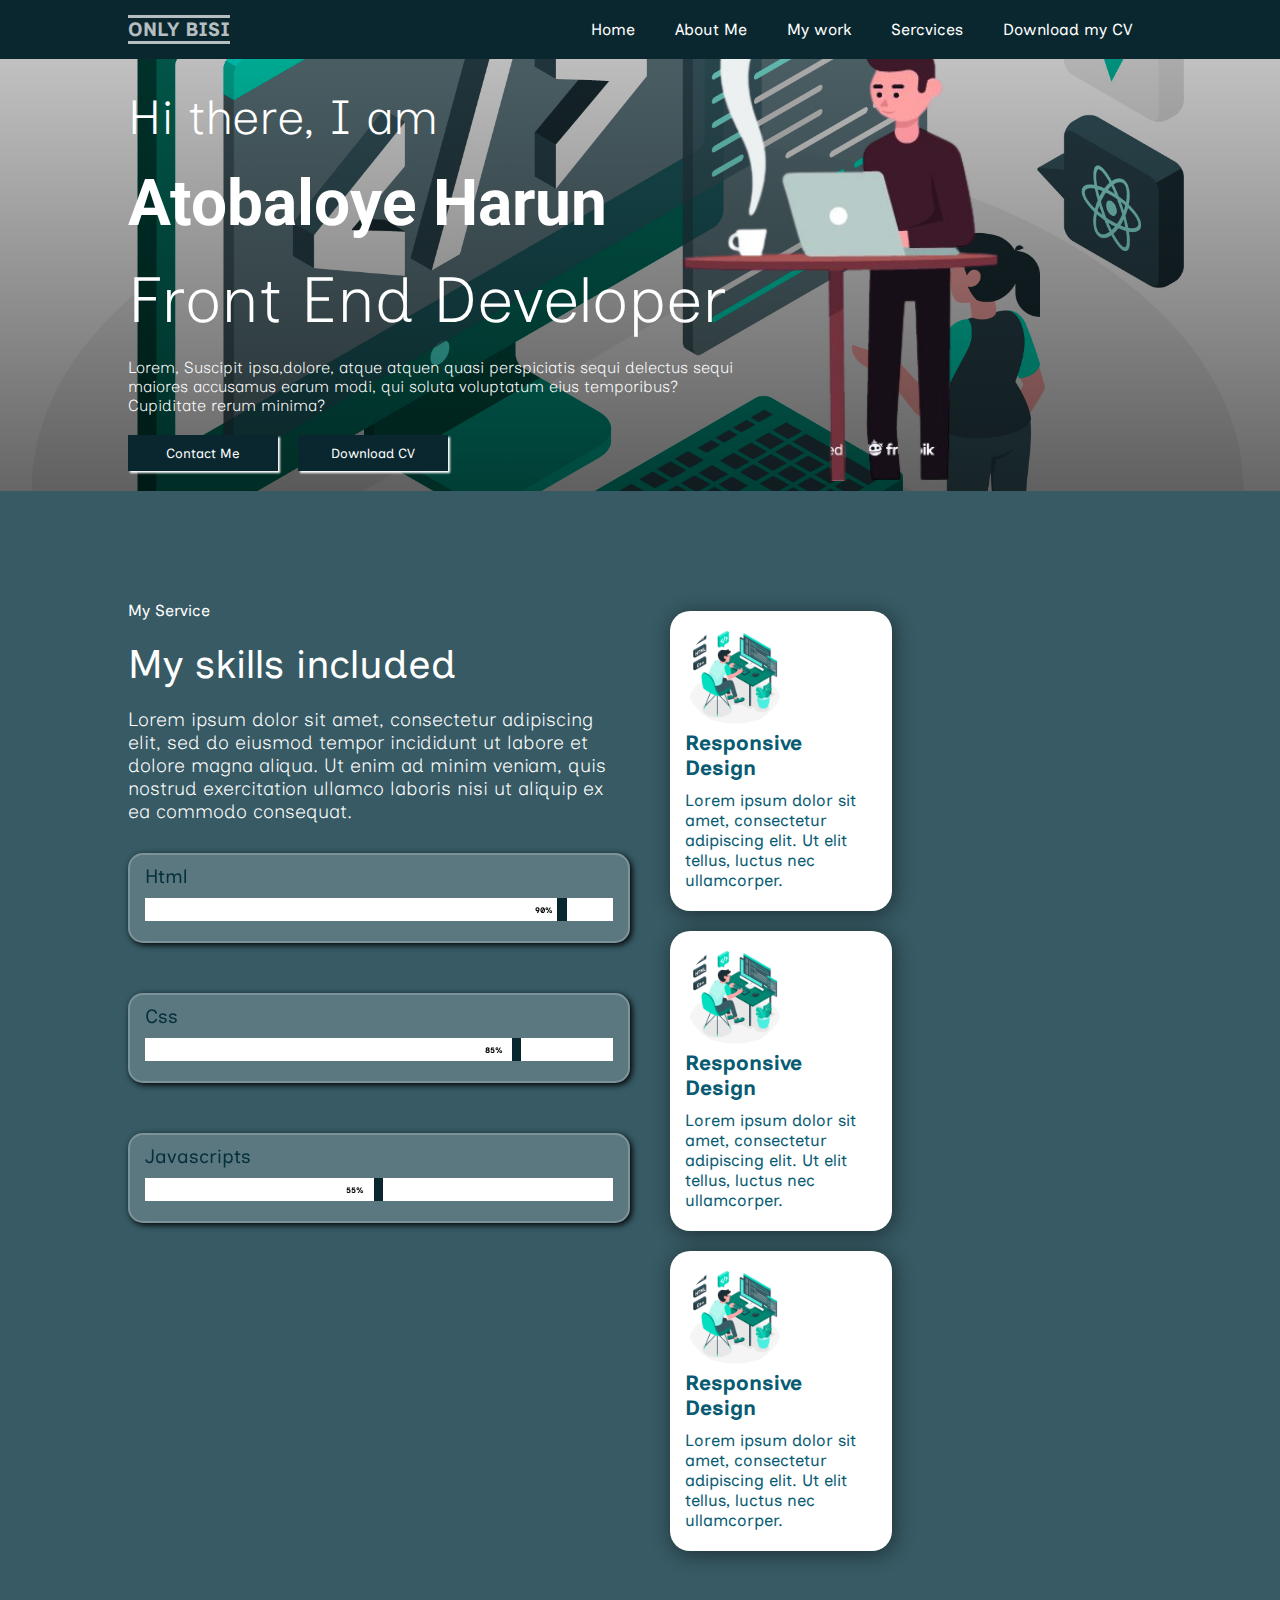
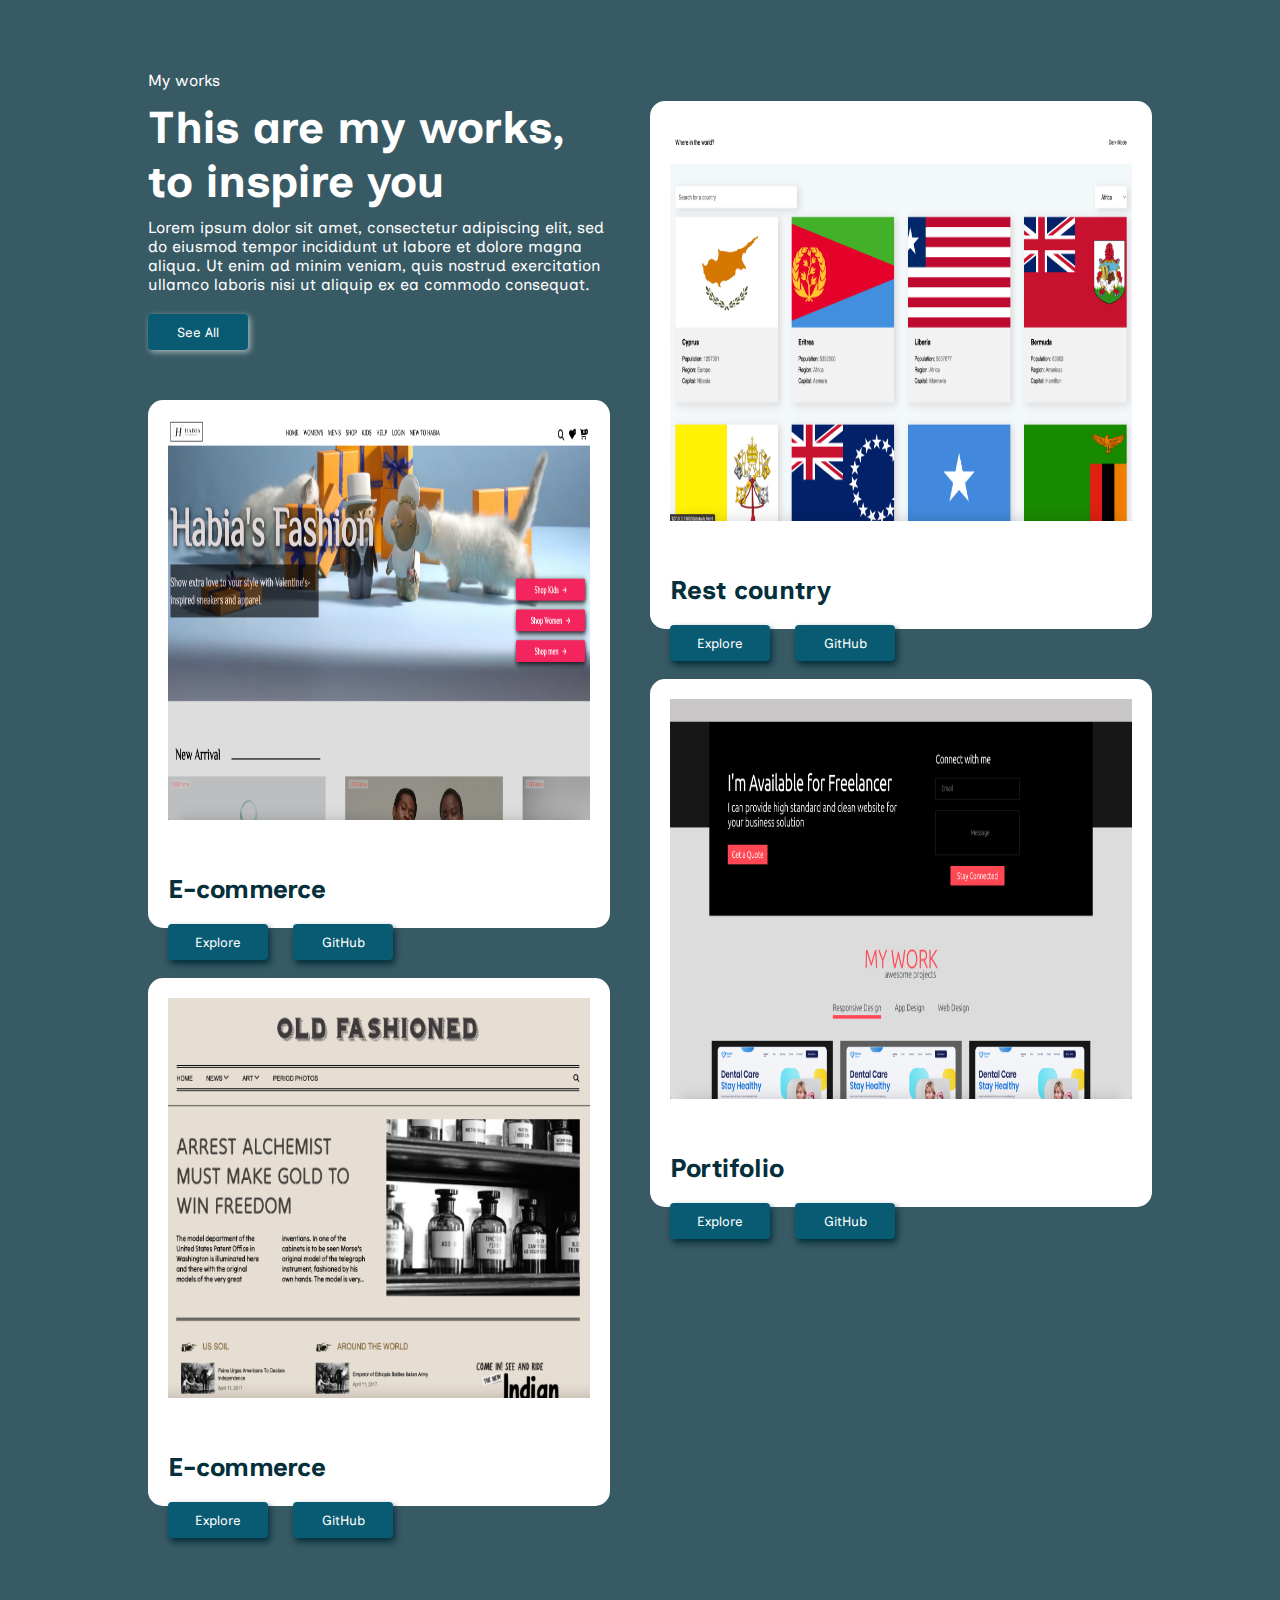
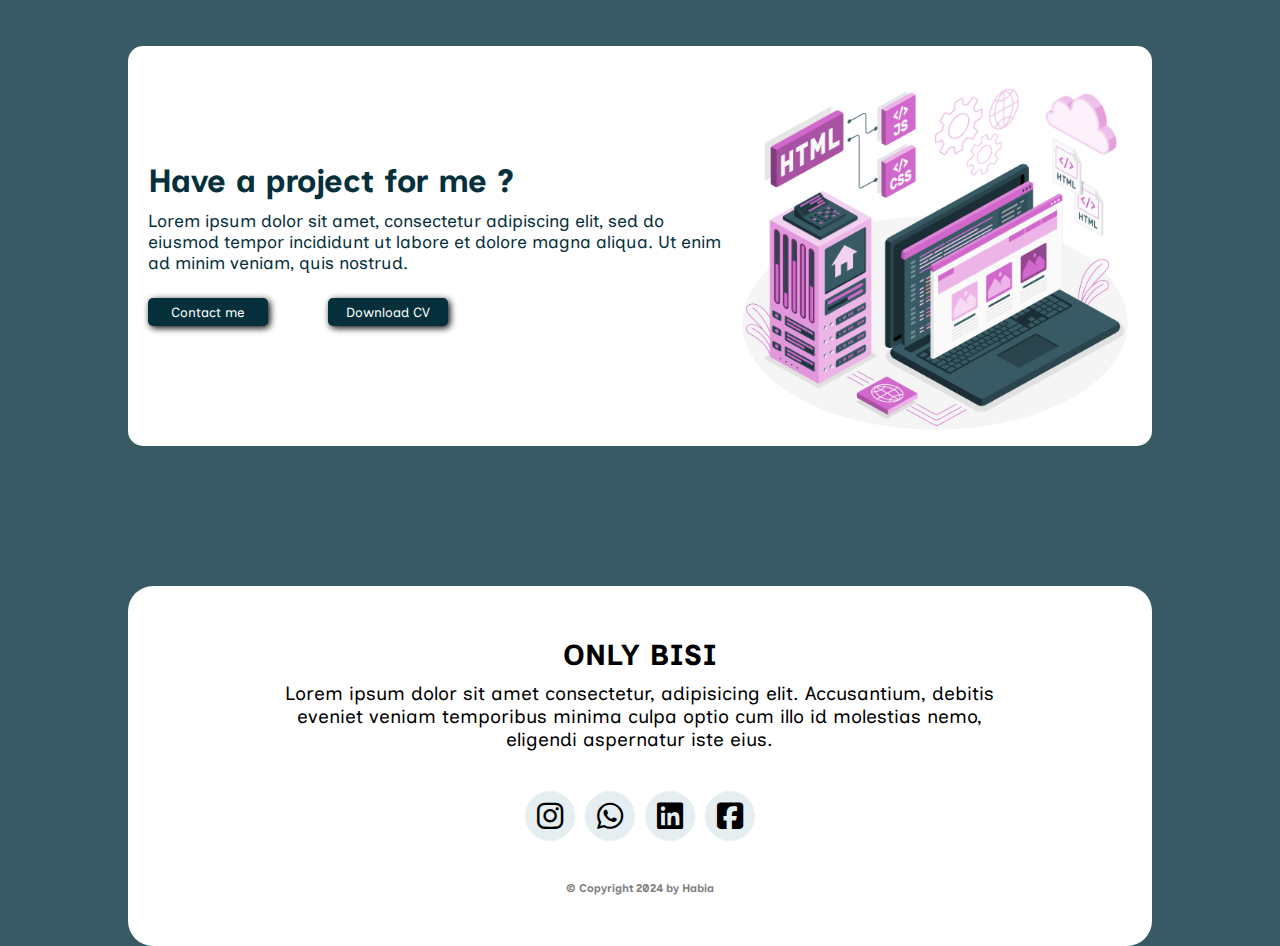
<file: index.html>
<!DOCTYPE html>
<html lang="en">
  <head>
    <meta charset="UTF-8" />
    <meta name="viewport" content="width=device-width, initial-scale=1.0" />
    <title>Habia</title>
    <link rel="stylesheet" href="bisi.css" />
    <link
      rel="stylesheet"
      href="https://cdnjs.cloudflare.com/ajax/libs/font-awesome/6.5.1/css/all.min.css"
    />
    <link rel="stylesheet" href="https://cdnjs.cloudflare.com/ajax/libs/font-awesome/6.5.1/css/all.min.css">
  </head>
  <body>
    <section id="Onlybisi">
      <div class="Onlybisi">
        <nav>
          <div class="nav">
            <div class="logo">
              <h1><a href="#">ONLY BISI</a></h1>
            </div>
            <label for="toggle">&#9776;</label>
            <input type="checkbox" id="toggle" class="meni_icon" />
            <div class="nav_right">
              <ul>
                <li><a href="./index.html">Home</a></li>
                <li><a href="./about.html">About Me</a></li>
                <li><a href="#my_work">My work</a></li>
                <li><a href="#skill">Sercvices</a></li>
                <li><a href="#">Download my CV</a></li>
                
              </ul>
            </div>
          </div>
        </nav>
      </div>
    </section>

    <section id="hero">
      <div class="hero">
        <div class="col_1">
          <h4>Hi there, I am</h4>
          <h1>Atobaloye Harun</h1>
          <h5>Front End Developer</h5>
          <small
            >Lorem, Suscipit ipsa,dolore, atque atquen quasi perspiciatis sequi
            delectus sequi maiores accusamus earum modi, qui soluta voluptatum
            eius temporibus? Cupiditate rerum minima?</small
          >
          <div class="btn">
            <button><a href="#contact">Contact Me</a></button>
            <button><a href="#contact">Download CV</a></button>
          </div>
        </div>
        <div class="col_2">
          <img src="./bisi/desk avatar.png" class="avatar" />
        </div>
      </div>
    </section>

    <section id="skill">
      <div class="skill">
        <div class="col_01">
          <small>My Service</small>
          <h2>My skills included</h2>
          <p>
            Lorem ipsum dolor sit amet, consectetur adipiscing elit, sed do
            eiusmod tempor incididunt ut labore et dolore magna aliqua. Ut enim
            ad minim veniam, quis nostrud exercitation ullamco laboris nisi ut
            aliquip ex ea commodo consequat.
          </p>
          <div class="range">
            <div class="inp01">
              <label>Html</label>
              <input
                type="range"
                max="100"
                value="90"
                class="range"
                name="range"
                id="range"
              />
            </div>
            <div class="inp02">
              <label>Css</label>
              <input
                type="range"
                max="100"
                value="80"
                class="range"
                name="range"
                id="range"
              />
            </div>
            <div class="inp03">
              <label>Javascripts</label>
              <input
                type="range"
                max="100"
                value="50"
                name="range"
                id="range"
                class="range"
                value="60%"
              />
            </div>
          </div>
        </div>
        <div class="col_02">
          <div class="responsive">
            <div class="logo">
              <img src="./bisi/html.jpg" class="htmlLogo" />
            </div>
            <h2>Responsive Design</h2>
            <p>
              Lorem ipsum dolor sit amet, consectetur adipiscing elit. Ut elit
              tellus, luctus nec ullamcorper.
            </p>
          </div>
          <div class="responsive">
            <div class="logo">
              <img src="./bisi/html.jpg" class="htmlLogo" />
            </div>
            <h2>Responsive Design</h2>
            <p>
              Lorem ipsum dolor sit amet, consectetur adipiscing elit. Ut elit
              tellus, luctus nec ullamcorper.
            </p>
          </div>
          <div class="responsive">
            <div class="logo">
              <img src="./bisi/html.jpg" class="htmlLogo" />
            </div>
            <h2>Responsive Design</h2>
            <p>
              Lorem ipsum dolor sit amet, consectetur adipiscing elit. Ut elit
              tellus, luctus nec ullamcorper.
            </p>
          </div>
        </div>
      </div>
    </section>

    <section id="my_work">
      <div class="my_work">
        <div class="col_001">
          <small>My works</small>
          <h3>This are my works, to inspire you</h3>
          <p>
            Lorem ipsum dolor sit amet, consectetur adipiscing elit, sed do
            eiusmod tempor incididunt ut labore et dolore magna aliqua. Ut enim
            ad minim veniam, quis nostrud exercitation ullamco laboris nisi ut
            aliquip ex ea commodo consequat.
          </p>
          <button><a href="#">See All</a></button>
          <div class="project_1">
            <img src="./bisi/Habia.png" class="project_img" />
            <div class="bottom">
              <p>E-commerce</p>
              <button><a href="https://habia-shop.vercel.app/index.html">Explore</a></button>
              <button><a href="https://github.com/Harun23H/Habia-Shop">GitHub</a></button>
            </div>
          </div>
          <div class="project_1">
            <img src="./bisi/oldfashion.png" class="project_img" />
            <div class="bottom">
              <p>E-commerce</p>
              <button><a href="https://old-fashion-blog-theta.vercel.app/">Explore</a></button>
              <button><a href="https://github.com/Harun23H/old-fashion-blog">GitHub</a></button>
            </div>
          </div>
        </div>
        <div class="col_002">
          <div class="project_1">
            <img src="./bisi/restcountries.png" class="project_img" />
            <div class="bottom">
              <p>Rest country</p>
              <button><a href="https://rest-country-rho.vercel.app/">Explore</a></button>
              <button><a href="https://github.com/Harun23H/rest_country">GitHub</a></button>
            </div>
          </div>
          <div class="project_1">
            <img src="./bisi/Fatima.png" class="project_img" />
            <div class="bottom">
              <p>Portifolio</p>
              <button><a href="#">Explore</a></button>
              <button><a href="https://github.com/Harun23H/Habia-Shop">GitHub</a></button>
            </div>
          </div>
        </div>
      </div>
    </section>

    <section id="contact">
      <div class="contact">
        <div class="col_0001">
          <h2>Have a project for me ?</h2>
          <p>
            Lorem ipsum dolor sit amet, consectetur adipiscing elit, sed do
            eiusmod tempor incididunt ut labore et dolore magna aliqua. Ut enim
            ad minim veniam, quis nostrud.
          </p>
          <div class="contact_btn">
            <button><a href="#">Contact me</a></button>
            <button><a href="#">Download CV</a></button>
          </div>
        </div>
        <div class="col_0002">
          <div class="imag_contact">
            <img src="./bisi/12832384_5088206.jpg" />
          </div>
        </div>
      </div>
    </section>

    <footer>
      <div class="footer">
        <div class="wrapper">
          <h4>ONLY BISI</h4>
          <p>Lorem ipsum dolor sit amet consectetur, adipisicing elit. Accusantium, debitis eveniet veniam temporibus minima culpa optio cum illo id molestias nemo, eligendi aspernatur iste eius.</p>
          <div class="social">
            <i class="fa-brands fa-instagram fa-fade"></i>
            <i class="fa-brands fa-whatsapp fa-flip"></i>
            <i class="fa-brands fa-linkedin fa-shake"></i>
            <i class="fa-brands fa-square-facebook fa-flip"></i>
          </div>
          <div class="copy_right">
            <p>&copy; Copyright 2024 by Habia</p>
          </div>
        </div>
      </div>
    </footer>

    <script src="./bisi.js"></script>
  </body>
</html>
</file>
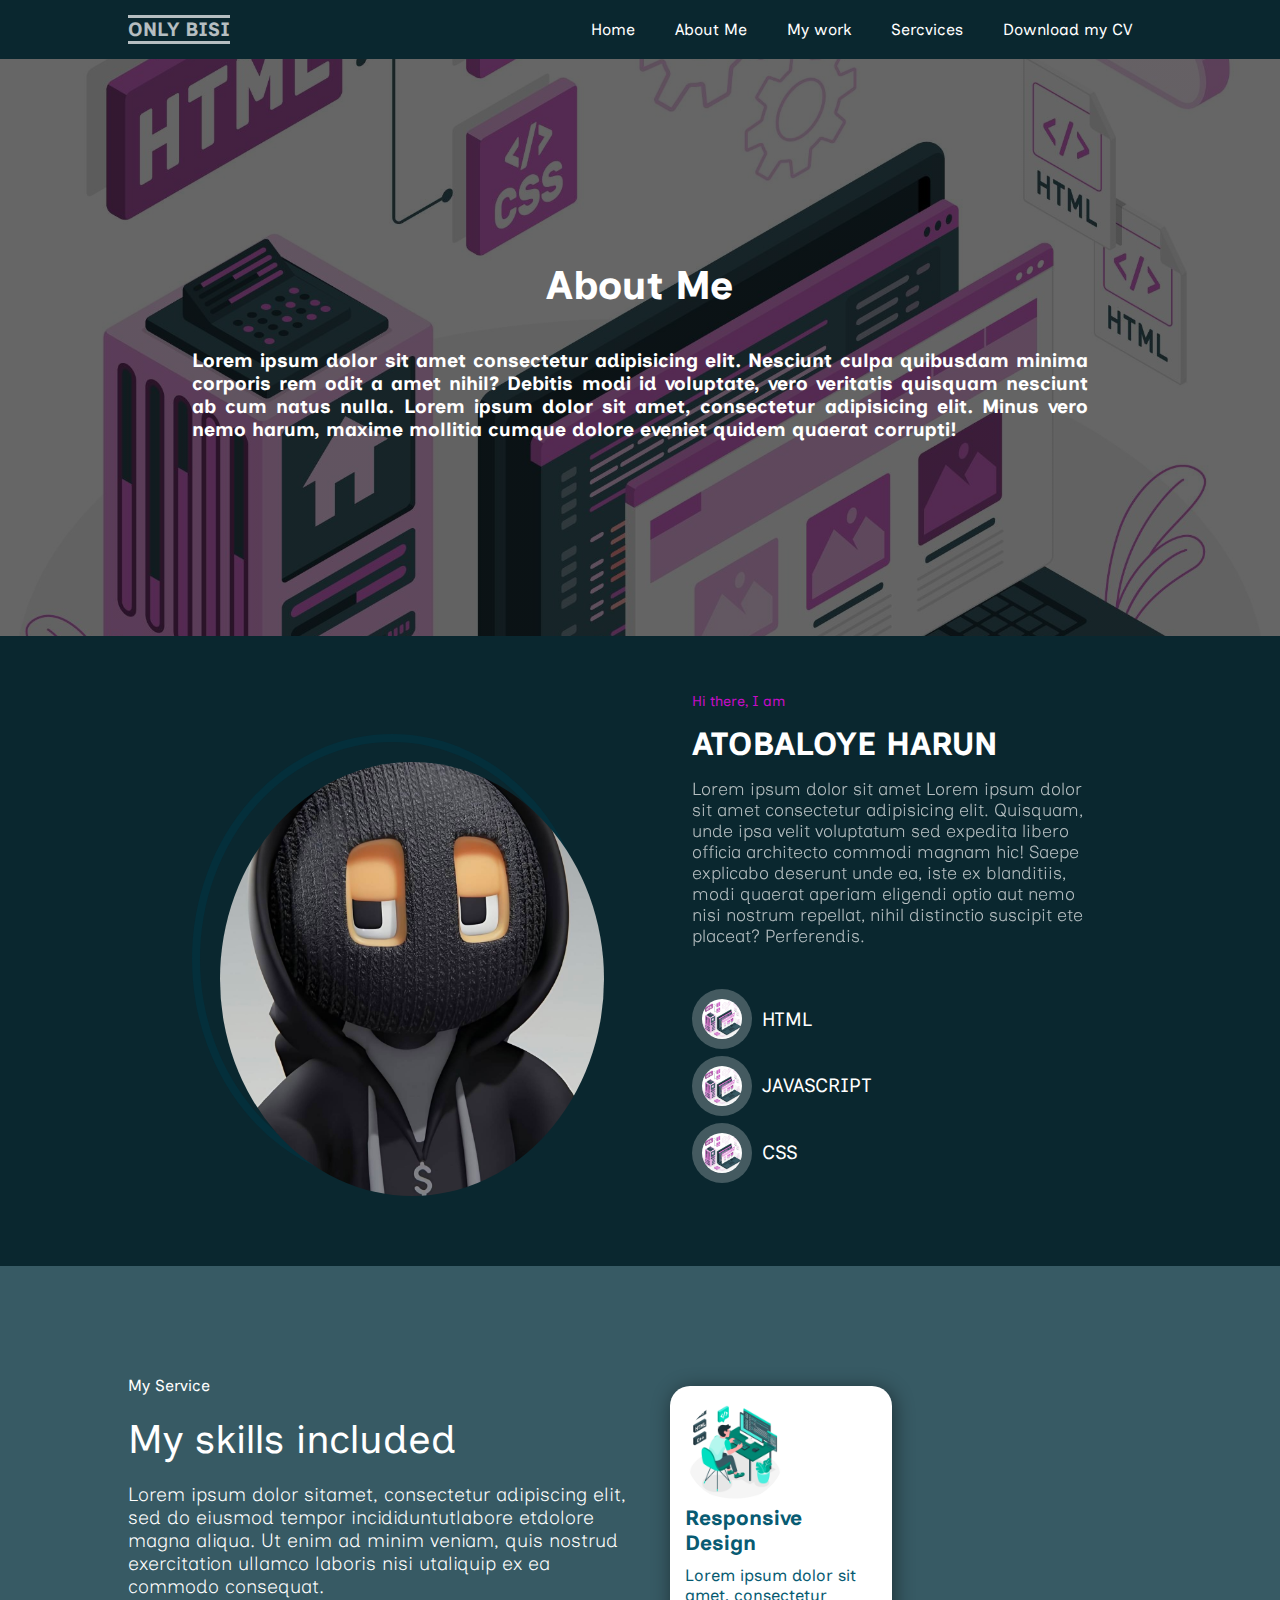
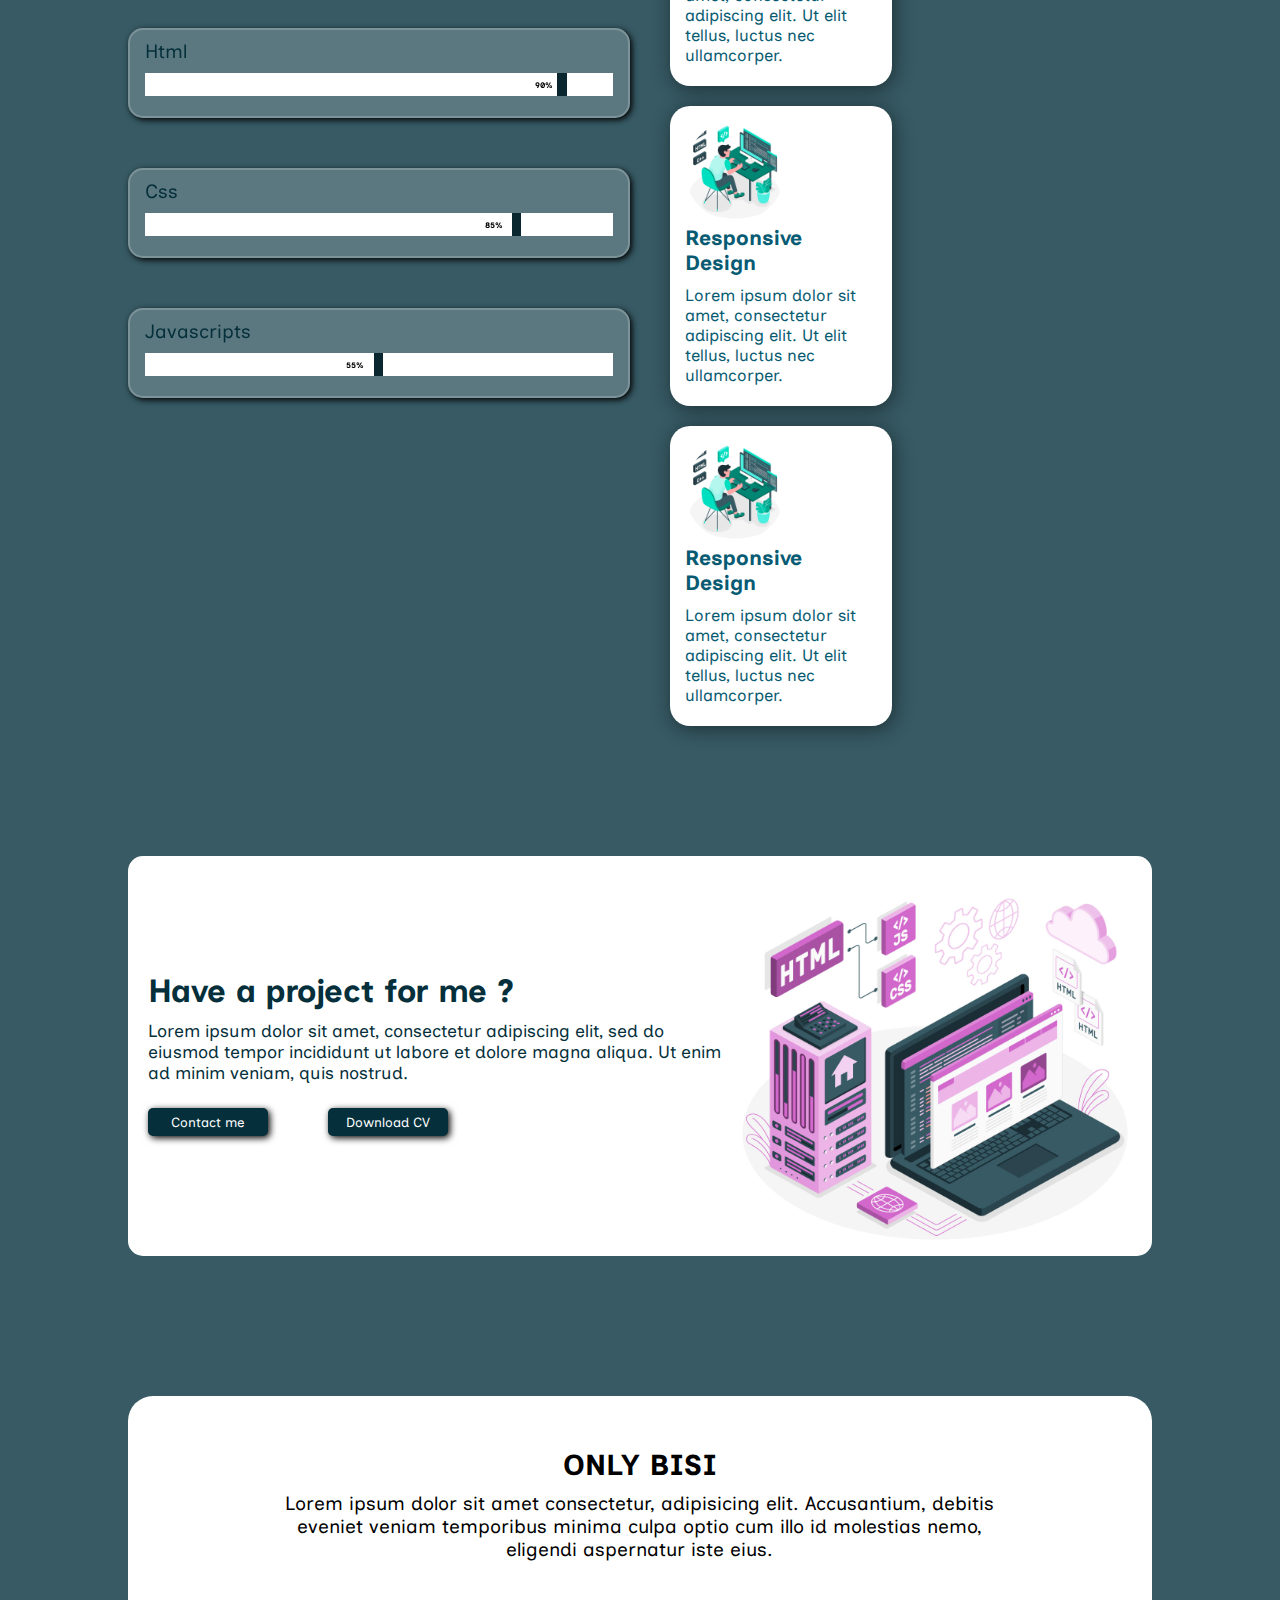
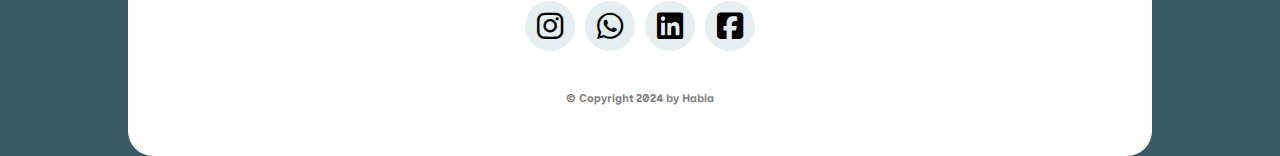
<file: about.html>
<!DOCTYPE html>
<html lang="en">
  <head>
    <meta charset="UTF-8" />
    <meta name="viewport" content="width=device-width, initial-scale=1.0" />
    <title>Habia</title>
    <link rel="stylesheet" href="bisi.css" />
    <link
      rel="stylesheet"
      href="https://cdnjs.cloudflare.com/ajax/libs/font-awesome/6.5.1/css/all.min.css"
    />
    <link
      rel="stylesheet"
      href="https://cdnjs.cloudflare.com/ajax/libs/font-awesome/6.5.1/css/all.min.css"
    />
  </head>
  <body>
    <section id="Onlybisi">
      <div class="Onlybisi">
        <nav>
          <div class="nav">
            <div class="logo">
              <h1><a href="#">ONLY BISI</a></h1>
            </div>
            <label for="toggle">&#9776;</label>
            <input type="checkbox" id="toggle" class="meni_icon" />
            <div class="nav_right">
              <ul>
                <li><a href="./index.html">Home</a></li>
                <li><a href="./about.html">About Me</a></li>
                <li><a href="#my_work">My work</a></li>
                <li><a href="#skill">Sercvices</a></li>
                <li><a href="#">Download my CV</a></li>
              </ul>
            </div>
          </div>
        </nav>
      </div>
    </section>

    <section id="about">
      <div class="about">
        <h1>About Me</h1>
        <p>
          Lorem ipsum dolor sit amet consectetur adipisicing elit. Nesciunt
          culpa quibusdam minima corporis rem odit a amet nihil? Debitis modi id
          voluptate, vero veritatis quisquam nesciunt ab cum natus nulla. Lorem
          ipsum dolor sit amet, consectetur adipisicing elit. Minus vero nemo
          harum, maxime mollitia cumque dolore eveniet quidem quaerat corrupti!
        </p>
      </div>
    </section>

    <section id="my_self">
      <div class="my_self">
        <div class="self_img">
          <img src="./bisi/selfimg.jpeg" alt="img" />
        </div>
        <div class="info">
            <small>Hi there, I am</small>
            <h2>Atobaloye Harun</h2>
          <p>
            Lorem ipsum dolor sit amet Lorem ipsum dolor sit amet consectetur
            adipisicing elit. Quisquam, unde ipsa velit voluptatum sed expedita
            libero officia architecto commodi magnam hic! Saepe explicabo
            deserunt unde ea, iste ex blanditiis, modi quaerat aperiam eligendi
            optio aut nemo nisi nostrum repellat, nihil distinctio suscipit
            ete placeat? Perferendis.
          </p>
          <div class="myservices">
            <div class="numberOne">
                <div class="ServiceImg">
                    <img src="./bisi/12832384_5088206.jpg" alt="">
                </div>
                <p>Html</p>
            </div>
            <div class="numberOne">
                <div class="ServiceImg">
                    <img src="./bisi/12832384_5088206.jpg" alt="">
                </div>
                <p>Javascript</p>
            </div>
            <div class="numberOne">
                <div class="ServiceImg">
                    <img src="./bisi/12832384_5088206.jpg" alt="">
                </div>
                <p>Css</p>
            </div>
          </div>
        </div>
      </div>
    </section>

    <section id="skill">
      <div class="skill">
        <div class="col_01">
          <small>My Service</small>
          <h2>My skills included</h2>
          <p>
            Lorem ipsum dolor sitamet, consectetur adipiscing elit, sed do
            eiusmod tempor incididuntutlabore etdolore magna aliqua. Ut enim ad
            minim veniam, quis nostrud exercitation ullamco laboris nisi
            utaliquip ex ea commodo consequat.
          </p>
          <div class="range">
            <div class="inp01">
              <label>Html</label>
              <input
                type="range"
                max="100"
                value="90"
                class="range"
                name="range"
                id="range"
              />
            </div>
            <div class="inp02">
              <label>Css</label>
              <input
                type="range"
                max="100"
                value="80"
                class="range"
                name="range"
                id="range"
              />
            </div>
            <div class="inp03">
              <label>Javascripts</label>
              <input
                type="range"
                max="100"
                value="50"
                name="range"
                id="range"
                class="range"
                value="60%"
              />
            </div>
          </div>
        </div>
        <div class="col_02">
          <div class="responsive">
            <div class="logo">
              <img src="./bisi/html.jpg" class="htmlLogo" />
            </div>
            <h2>Responsive Design</h2>
            <p>
              Lorem ipsum dolor sit amet, consectetur adipiscing elit. Ut elit
              tellus, luctus nec ullamcorper.
            </p>
          </div>
          <div class="responsive">
            <div class="logo">
              <img src="./bisi/html.jpg" class="htmlLogo" />
            </div>
            <h2>Responsive Design</h2>
            <p>
              Lorem ipsum dolor sit amet, consectetur adipiscing elit. Ut elit
              tellus, luctus nec ullamcorper.
            </p>
          </div>
          <div class="responsive">
            <div class="logo">
              <img src="./bisi/html.jpg" class="htmlLogo" />
            </div>
            <h2>Responsive Design</h2>
            <p>
              Lorem ipsum dolor sit amet, consectetur adipiscing elit. Ut elit
              tellus, luctus nec ullamcorper.
            </p>
          </div>
        </div>
      </div>
    </section>

    <section id="contact">
      <div class="contact">
        <div class="col_0001">
          <h2>Have a project for me ?</h2>
          <p>
            Lorem ipsum dolor sit amet, consectetur adipiscing elit, sed do
            eiusmod tempor incididunt ut labore et dolore magna aliqua. Ut enim
            ad minim veniam, quis nostrud.
          </p>
          <div class="contact_btn">
            <button><a href="#">Contact me</a></button>
            <button><a href="#">Download CV</a></button>
          </div>
        </div>
        <div class="col_0002">
          <div class="imag_contact">
            <img src="./bisi/12832384_5088206.jpg" />
          </div>
        </div>
      </div>
    </section>

    <footer>
      <div class="footer">
        <div class="wrapper">
          <h4>ONLY BISI</h4>
          <p>
            Lorem ipsum dolor sit amet consectetur, adipisicing elit.
            Accusantium, debitis eveniet veniam temporibus minima culpa optio
            cum illo id molestias nemo, eligendi aspernatur iste eius.
          </p>
          <div class="social">
            <i class="fa-brands fa-instagram fa-fade"></i>
            <i class="fa-brands fa-whatsapp fa-flip"></i>
            <i class="fa-brands fa-linkedin fa-shake"></i>
            <i class="fa-brands fa-square-facebook fa-flip"></i>
          </div>
          <div class="copy_right">
            <p>&copy; Copyright 2024 by Habia</p>
          </div>
        </div>
      </div>
    </footer>

    <script src="./bisi.js"></script>
  </body>
</html>
</file>
<file: bisi.css>
@import url("https://fonts.googleapis.com/css2?family=Bevan&family=Homemade+Apple&family=Inclusive+Sans&family=Monoton&family=Philosopher&family=Roboto&family=Ubuntu:wght@300&display=swap");
@import url("https://fonts.googleapis.com/css2?family=Roboto:ital,wght@0,100;0,300;0,400;0,500;0,700;0,900;1,100;1,300;1,400;1,500;1,700;1,900&family=Tilt+Warp&display=swap");

* {
  margin: 0;
  padding: 0;
  box-sizing: border-box;
  font-family: "Inclusive Sans", sans-serif;
}

html {
  scroll-behavior: smooth;
}

#Onlybisi {
  max-width: 100%;
  background-color: #ccc;
  margin: auto;
}

.Onlybisi {
  position: relative;
  border: solid;
  width: 100%;
  background-color: #0a272f;
  margin: auto;
}

nav {
  width: 100%;
  background-color: #0a272f;
  position: fixed;
  top: 0;
  left: 0;
  right: 0;
}

.nav {
  width: 80%;
  display: flex;
  margin: auto;
  justify-content: space-between;
  align-items: center;
}

label,
input {
  display: none;
}

ul,
li {
  display: flex;
  list-style: none;
  gap: 20px;
  padding: 10px;
  justify-content: center;
  align-items: center;
}

a {
  text-decoration: none;
  color: #ffffff;
  font-size: 1em;
}

.logo > h1 {
  font-size: 1.2em;
  font-family: cursive;
  font-weight: 900;
  opacity: 0.7;
  border-top: solid 3px #fff;
  border-bottom: solid 3px #fff;
}

#hero {
  padding-top: 62px;
  background-color: #375a64;
  width: 100%;
  background-image: linear-gradient(rgba(0, 0, 0, 0.2), rgba(0, 0, 0, 0.6)),
    url(./bisi/bg2.jpg);
  background-position: center;
  background-size: cover;
}

.hero {
  position: inherit;
  color: #fff;
  width: 80%;
  margin: auto;
  display: flex;
  align-items: center;
}

.col_1 {
  width: 60%;
}

.col_1 > h4 {
  padding-block: 20px;
  font-size: 3em;
  font-weight: 300;
}

.col_1 > h1 {
  font-size: 4em;
  font-family: "Roboto", sans-serif;
  font-weight: 700;
  font-style: normal;
}

.col_1 > h5 {
  font-size: 4em;
  font-weight: 100;
  width: 100%;
  padding-block: 20px;
}

.col_1 > small {
  font-size: 1em;
  font-weight: 100;
  width: 100%;
}

.btn {
  padding-block: 20px;
  display: flex;
  gap: 20px;
}

.btn > button {
  width: 150px;
  padding: 10px 0;
  background-color: #0a272f;
  border: none;
  box-shadow: 2px 2px 2px #fff;
}

.col_2 {
  width: 40%;
}

.avatar {
  width: 130%;
  margin: -125px 20px 0 -150px;
}

#skill {
  padding-block: 40px;
  padding-top: 100px;
  width: 100%;
  background-color: #375a64;
}

.skill {
  width: 80%;
  height: 100%;
  margin: auto;
  width: 80%;
  display: flex;
  gap: 20px;
  justify-content: center;
}

.col_01 {
  padding-top: 10px;
  width: 50%;
  display: flex;
  flex-direction: column;
  gap: 20px;
}

.col_01 > small {
  color: #fff;
  font-size: 1em;
}

.col_01 > h2 {
  font-size: 2.5em;
  color: #fff;
  font-weight: 400;
}

.col_01 > p {
  font-size: 1.2em;
  color: #fff;
  font-weight: 100;
}

.inp01,
.inp02,
.inp03 {
  border: solid 2px #ffffff34;
  border-radius: 15px;
  background-color: #ffffff2f;
  box-shadow: 2px 2px 6px #000;
  padding-block: 10px;
  padding-inline: 15px;
  position: relative;
}
.inp01 > input,
.inp02 > input,
.inp03 > input {
  display: flex;
  -webkit-appearance: none;
  width: 100%;
}

.inp01::before,
.inp02::before,
.inp03::before {
  content: "90%";
  height: 100%;
  font-size: 0.5em;
  position: absolute;
  height: 20px;
  top: 58%;
  font-weight: 900;
  right: 15%;
}

.inp02::before {
  right: 25%;
  content: "85%";
}

.inp03::before {
  right: 53%;
  content: "55%";
}

.range::-webkit-slider-thumb {
  -webkit-appearance: none;
  appearance: none;
  width: 2%;
  height: 23px;
  background: #0a272f;
  cursor: pointer;
}

.inp01 > label,
.inp02 > label,
.inp03 > label {
  display: flex;
  font-size: 1.2em;
  color: #042f3b;
}

.range {
  display: flex;
  flex-direction: column;
  gap: 50px;
  margin-block: 10px;
}

.col_02 {
  width: 50%;
  display: flex;
  flex-wrap: wrap;
  gap: 20px;
  padding: 20px;
}

.responsive {
  width: 48%;
  height: 300px;
  box-shadow: 2px 3px 20px #00000079;
  background-color: #fff;
  border-radius: 20px;
  padding: 15px;
}

.htmlLogo {
  width: 100px;
  border-radius: 100%;
}

.responsive > h2 {
  font-size: 1.3em;
  padding-bottom: 10px;
  color: #085b72;
}

.responsive > p {
  font-size: 1.03em;
  color: #085b72;
}

#my_work {
  width: 100%;
  padding-top: 40px;
  background-color: #375a64;
}
.my_work {
  gap: 20px;
  display: flex;
  width: 80%;
  margin: auto;
  height: inherit;
}

.col_001 {
  width: 50%;
  padding: 20px;
}

.col_001 > small {
  color: #fff;
  font-size: 1em;
}

.col_001 > h3 {
  font-size: 2.8em;
  color: #fff;
  margin-block: 10px;
}
.col_001 > p {
  color: #fff;
  font-size: 1em;
  padding-bottom: 20px;
}

.col_001 > button,
.bottom > button {
  width: 100px;
  background-color: #085b72;
  padding: 10px 5px;
  box-shadow: 2px 2px 6px #ffffff94;
  border: none;
  border-radius: 4px;
}

.project_1 {
  background-color: #fff;
  margin-block: 50px;
  padding: 20px;
  height: 33em;
  border-radius: 15px;
}

.project_img {
  width: 100%;
  height: 400px;
}

.bottom {
  margin-top: 50px;
  height: 100px;
}
.bottom > p {
  font-size: 1.6em;
  color: #042f3b;
  padding-bottom: 20px;
  font-weight: 800;
}

.bottom > button {
  box-shadow: 2px 4px 6px #042f3b;
  margin-right: 20px;
}

.col_002 {
  width: 50%;
}

#contact {
  width: 100%;
  background-color: #375a64;
  padding-block: 70px;
  padding-bottom: 140px;
}
.contact {
  width: 80%;
  height: 400px;
  display: flex;
  align-items: center;
  margin: auto;
  background-color: #fff;
  border-radius: 15px;
  padding: 20px;
}

.col_0001 {
  width: 60%;
}

.col_0001 > h2 {
  color: #042f3b;
  font-size: 2em;
  padding-bottom: 10px;
}

.col_0001 > p {
  padding-bottom: 20px;
  color: #042f3b;
  font-size: 1.1em;
}

.contact_btn {
  display: flex;
  padding: 5px 0;
  gap: 60px;
}

.contact_btn > button {
  width: 120px;
  padding: 6px 10px;
  box-shadow: 2px 2px 7px #000;
  background-color: #042f3b;
  border: none;
  border-radius: 5px;
}

.col_0002 {
  height: 100%;
  width: 40%;
}

.imag_contact {
  width: 100%;
  height: 100%;
}

.imag_contact > img {
  width: 100%;
  height: 105%;
}

footer {
  width: 100%;
  background-color: #375a64;
}

.footer {
  width: 80%;
  height: 40vh;
  background-color: #fff;
  margin: auto;
  border-radius: 25px;
  display: flex;
  justify-content: center;
}

.wrapper {
  width: 70%;
  margin: auto;
  text-align: center;
  display: flex;
  flex-direction: column;
}

.wrapper > h4 {
  font-size: 1.8em;
  font-weight: 800;
}

.wrapper > p {
  padding-top: 10px;
  font-size: 1.2em;
}

.social {
  display: flex;
  align-items: center;
  justify-content: center;
  margin-top: 40px;
  gap: 10px;
}

.social > i {
  border: solid;
  font-size: 30px;
  width: 50px;
  height: 50px;
  display: flex;
  justify-content: center;
  align-items: center;
  border-radius: 100%;
  background-color: #085b721b;
  color: #000;
  border: none;
  padding: 10px;
}
.copy_right {
  margin-top: 40px;
}

.copy_right > p {
  font-size: 0.7em;
  opacity: 0.5;
  font-weight: 700;
}

#about {
  width: 100%;
  height: 70vh;
  background-color: #085b72;
  padding-top: 60px;
  background-image: linear-gradient(rgba(0, 0, 0, 0.6), rgba(0, 0, 0, 0.6)),
    url(./bisi/12832384_5088206.jpg);
  background-position: center;
  background-size: cover;
  background-attachment: fixed;
  display: flex;
  justify-content: center;
}

.about {
  text-align: center;
  width: 70%;
  margin: auto;
}

.about > h1 {
  font-size: 2.5em;
  color: #fff;
  font-weight: 900;
  padding-block: 20px;
}

.about > p {
  font-size: 1.2em;
  color: #fff;
  font-weight: 900;
  padding-block: 20px;
  text-align: justify;
}



#my_self{
  width: 100%;
  height: 70vh;
  background-color: #0a272f;
}
.my_self{
  width: 70%;
  height: 65vh;
  display: flex;
  align-items: center;
  gap: 100px;
  padding-top: 60px;
  margin: auto;
}

.self_img{
  width: 450px;
  height: 450px;
  border-radius: 100%;
  border: solid 8px #042f3b;
}

.self_img>img{
  border-radius: 100%;
  width: 100%;
  height: 100%;
  object-fit: cover;
  margin: 20px 0 10px 20px;
}

.info{
  width: 50%;
  color: #fff;
}

.info>p{
  font-size: 1.1em;
  color: #fff;
  font-weight: 100;
  opacity: .7;
}

.info>small{
  font-size: .9em;
  color: rgb(199, 11, 199);
}

.info>h2{
  font-size: 2em;
  text-transform: uppercase;
  margin-block: 15px;
}


.myservices{
  display: flex;
  justify-content: space-between;
  margin-block: 40px;
  width: 60%;
  flex-wrap: wrap;
  height: 200px;
}


.numberOne{
display: flex;
justify-content: center;
align-items: center;
gap: 10px;
}

.ServiceImg{
width: 60px;
height: 60px;
padding: 10px;
border-radius: 100%;
background-color: #ffffff3d;
}

.ServiceImg>img{
  height: 100%;
  width: 100%;
  border-radius: 100%;
}

.numberOne>p{
  font-size: 1.2em;
  text-transform: uppercase;
}








@media only screen and (min-width: 320px) and (max-width: 500px) {
  body,
  html {
    overflow-x: hidden;
  }

  label {
    display: block;
    position: absolute;
    right: 0;
    font-size: 1.5em;
    padding-inline: 10px;
    cursor: pointer;
    color: #fff;
    z-index: 2;
  }

  .nav_right {
    width: 100%;
    opacity: 0;
    top: 23%;
    left: 0;
    flex-direction: column;
    background-color: #375a64;
    position: absolute;
    z-index: 1;
  }

  #toggle:checked + .nav_right,
  .btn {
    opacity: 1;
  }

  ul,
  li {
    flex-direction: column;
    font-size: 1em;
    padding: 5px;
    width: 100%;
    padding-top: 20px;
  }

  li > a {
    width: 100%;
    text-align: center;
    border-bottom: solid 1px #fff;
    padding: 5px 0;
    opacity: 0.5;
    cursor: pointer;
  }

  li > a:hover {
    background-color: black;
    color: #fff;
  }

  nav {
    position: relative;
    width: 100%;
  }

  .logo > h1 {
    font-size: 1.2em;
    margin: 13px 0 0 -30px;
  }

  #Onlybisi {
    max-width: 100%;
  }

  .Onlybisi {
    max-width: 100%;
  }

  #hero {
    width: 100%;
  }

  .hero {
    padding: 10px;
    width: 100%;
  }

  .col_1 {
    width: 100%;
  }

  .col_1 > h4 {
    font-size: 1.5em;
  }

  .col_1 > h1 {
    font-size: 2em;
  }

  .col_1 > h5 {
    font-size: 2em;
  }

  .btn {
    width: 100%;
    justify-content: center;
    align-items: end;
  }

  .col_2 {
    display: none;
  }

  /* skill responsive */

  #skill {
    width: 100%;
  }

  .skill {
    padding: 10px;
    width: 100%;
    flex-direction: column;
  }

  .col_01 {
    width: 100%;
  }

  .col_01 > h2 {
    font-size: 1.9em;
  }

  .col_01 > p {
    font-size: 0.9em;
  }

  .inp01,
  .inp02,
  .inp03 {
    width: 100%;
  }

  .inp01::before,
  .inp02::before,
  .inp03::before {
    top: 43%;
    right: 20%;
  }

  .inp02::before {
    right: 30%;
  }

  .inp03::before {
    right: 57%;
  }

  .inp01 > input,
  .inp02 > input,
  .inp03 > input {
    display: flex;
    -webkit-appearance: none;
    width: 100%;
  }

  .range::-webkit-slider-thumb {
    -webkit-appearance: none;
    appearance: none;
    width: 2%;
    height: 23px;
    background: #0a272f;
    cursor: pointer;
  }

  .inp01 > label,
  .inp02 > label,
  .inp03 > label {
    position: absolute;
    left: 4%;
    font-size: 0.9em;
    top: 33%;
  }

  .range {
    width: 100%;
  }

  .col_02 {
    width: 100%;
    gap: 20px;
    flex-direction: column;
  }

  .responsive {
    width: 100%;
    height: 250px;
  }

  .responsive > h2 {
    font-size: 1.1em;
  }

  .responsive > p {
    font-size: 1em;
  }

  #my_work {
    width: 100%;
  }

  .my_work {
    gap: 0;
    flex-direction: column;
    width: 100%;
  }

  .col_001,
  .col_002 {
    width: 100%;
    padding: 0 18px;
  }

  .col_001 > h3 {
    font-size: 2em;
    padding-bottom: 15px;
  }
  .col_001 > p {
    font-size: 0.95em;
    padding-bottom: 40px;
  }

  .project_1 {
    border-radius: 15px;
    height: 20em;
    width: 100%;
    padding: 15px;
  }

  .project_img {
    height: 190px;
  }

  .bottom {
    margin-top: 20px;
  }

  .bottom > p {
    font-size: 1.4em;
  }

  .col_002 {
    margin-top: -35px;
  }

  #contact {
    width: 100%;
  }

  .contact {
    width: 100%;
    height: 40vh;
    flex-direction: column;
    align-items: center;
  }

  .col_0001 {
    width: 100%;
  }

  .col_0001 > h2 {
    font-size: 1.5em;
  }

  .col_0001 > p {
    font-size: 1em;
  }

  .contact_btn {
    gap: 30px;
  }

  .col_0002 {
    display: none;
  }

  footer {
    width: 100%;
  }

  .footer {
    width: 100%;
    border-radius: 0;
  }

  .wrapper {
    width: 100%;
    padding: 0 10px;
  }

  .wrapper > h4 {
    font-size: 1.5em;
    padding-top: 20px;
  }

  .wrapper > p {
    font-size: 1em;
  }

  .copy_right {
    margin-top: 40px;
    padding-bottom: 20px;
  }

  #about {
    height: 60vh;
    padding-top: 0px;
  }

  .about {
    width: 100%;
    text-align: start;
    padding: 0 10px;
  }

  .about > h1 {
    padding-block: 15px;
  }

  .about > p {
    font-size: 1em;
    padding-block: 0px;
  }







  #my_self{
    width: 100%;
    height: 100vh;
    padding: 20px 0 0 0;
    background-color: #0a272f;
  }

  .my_self{
    width: 100%;
    height: 100vh;
    flex-direction: column-reverse;
    gap: 0px;
    padding-top: 0px;
    margin: auto;
  }
  
  .self_img{
    width: 300px;
    height: 300px;
    margin-left: -20px;
    margin-bottom: 40px;
  }
 
  
  .info{
    padding: 10px;
    width: 100%;
  }
  
  .info>p{
    font-size: .9em;
  }
  
  .info>small{
    font-size: .9em;
  }
  
  .info>h2{
    font-size: 1.2em;
  }
  
  
  .myservices{
    width: 100%;
    height: unset;
    padding: 10px;
  }
  
  
  
  .ServiceImg{
  width: 50px;
  height: 50px;
  padding: 7px;
  display: flex;
  justify-content: center;
  align-items: center;
  }
  
  .ServiceImg>img{
    height: 90%;
    width: 90%;
  }
  
  .numberOne>p{
    font-size: .88em;
  }










}
</file>
